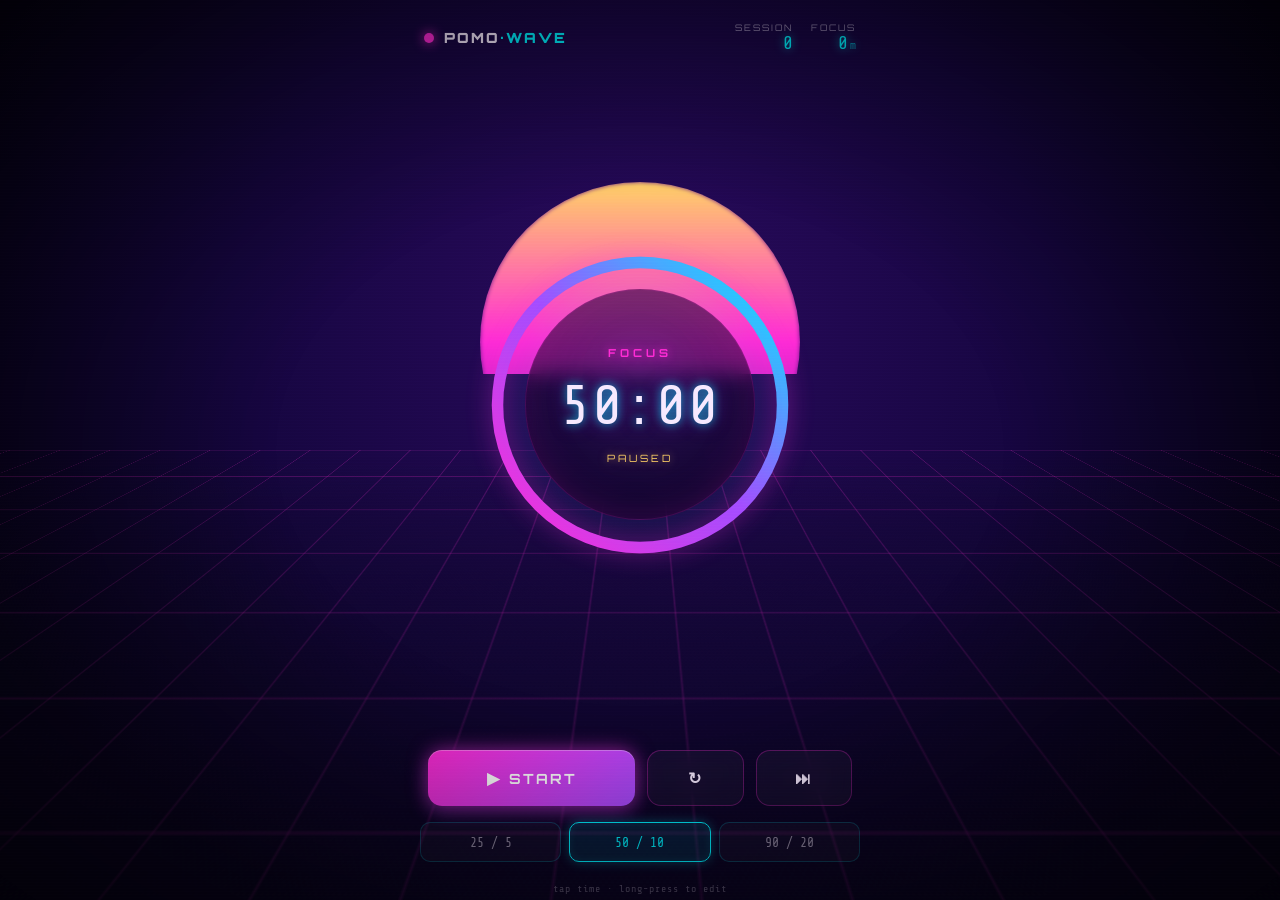
<file: index.html>
<!doctype html>
<html lang="en">
<head>
  <meta charset="UTF-8">
  <meta name="viewport" content="width=device-width, initial-scale=1, viewport-fit=cover">
  <meta name="theme-color" content="#0a0420">
  <title>SYNTHWAVE · POMODORO</title>
  <link rel="preconnect" href="https://fonts.googleapis.com">
  <link rel="preconnect" href="https://fonts.gstatic.com" crossorigin>
  <link href="https://fonts.googleapis.com/css2?family=Orbitron:wght@500;700;900&family=Share+Tech+Mono&display=swap" rel="stylesheet">
  <link rel="stylesheet" href="styles.css">
</head>
<body>
  <div class="sky"></div>
  <div class="grid"></div>
  <div class="sun"></div>
  <div class="scanlines"></div>
  <div class="vignette"></div>

  <main class="app">
    <header class="hud">
      <div class="logo">
        <span class="dot"></span>
        <span class="logo-text">POMO<span class="accent">·WAVE</span></span>
      </div>
      <div class="stats">
        <div class="stat">
          <div class="stat-label">SESSION</div>
          <div class="stat-value" id="sessionCount">0</div>
        </div>
        <div class="stat">
          <div class="stat-label">FOCUS</div>
          <div class="stat-value" id="focusMinutes">0<span class="unit">m</span></div>
        </div>
      </div>
    </header>

    <section class="dial-wrap">
      <div class="dial" id="dial">
        <svg viewBox="0 0 220 220" class="ring">
          <defs>
            <linearGradient id="ringGrad" x1="0%" y1="0%" x2="100%" y2="100%">
              <stop offset="0%" stop-color="#ff2bd6"/>
              <stop offset="50%" stop-color="#a64bff"/>
              <stop offset="100%" stop-color="#00f0ff"/>
            </linearGradient>
            <filter id="glow" x="-50%" y="-50%" width="200%" height="200%">
              <feGaussianBlur stdDeviation="3" result="blur"/>
              <feMerge>
                <feMergeNode in="blur"/>
                <feMergeNode in="SourceGraphic"/>
              </feMerge>
            </filter>
          </defs>
          <circle cx="110" cy="110" r="98" class="ring-track"/>
          <circle cx="110" cy="110" r="98" class="ring-progress" id="ringProgress"/>
        </svg>

        <div class="dial-inner">
          <div class="mode" id="modeLabel">FOCUS</div>
          <button class="time" id="timeDisplay" aria-label="Change duration">
            25:00
          </button>
          <div class="status" id="statusLabel">READY</div>
        </div>
      </div>
    </section>

    <section class="controls">
      <button class="btn btn-primary" id="startBtn">
        <span class="btn-icon">▶</span>
        <span class="btn-label">START</span>
      </button>
      <button class="btn btn-ghost" id="resetBtn" aria-label="Reset">
        <span class="btn-icon">↻</span>
      </button>
      <button class="btn btn-ghost" id="skipBtn" aria-label="Skip phase">
        <span class="btn-icon">⏭</span>
      </button>
    </section>

    <section class="presets">
      <button class="preset" data-min="25">25 / 5</button>
      <button class="preset active" data-min="50">50 / 10</button>
      <button class="preset" data-min="90">90 / 20</button>
    </section>

    <footer class="footer">
      <span class="hint">tap time · long-press to edit</span>
    </footer>
  </main>

  <div class="toast" id="toast"></div>

  <script src="app.js"></script>
</body>
</html>
</file>
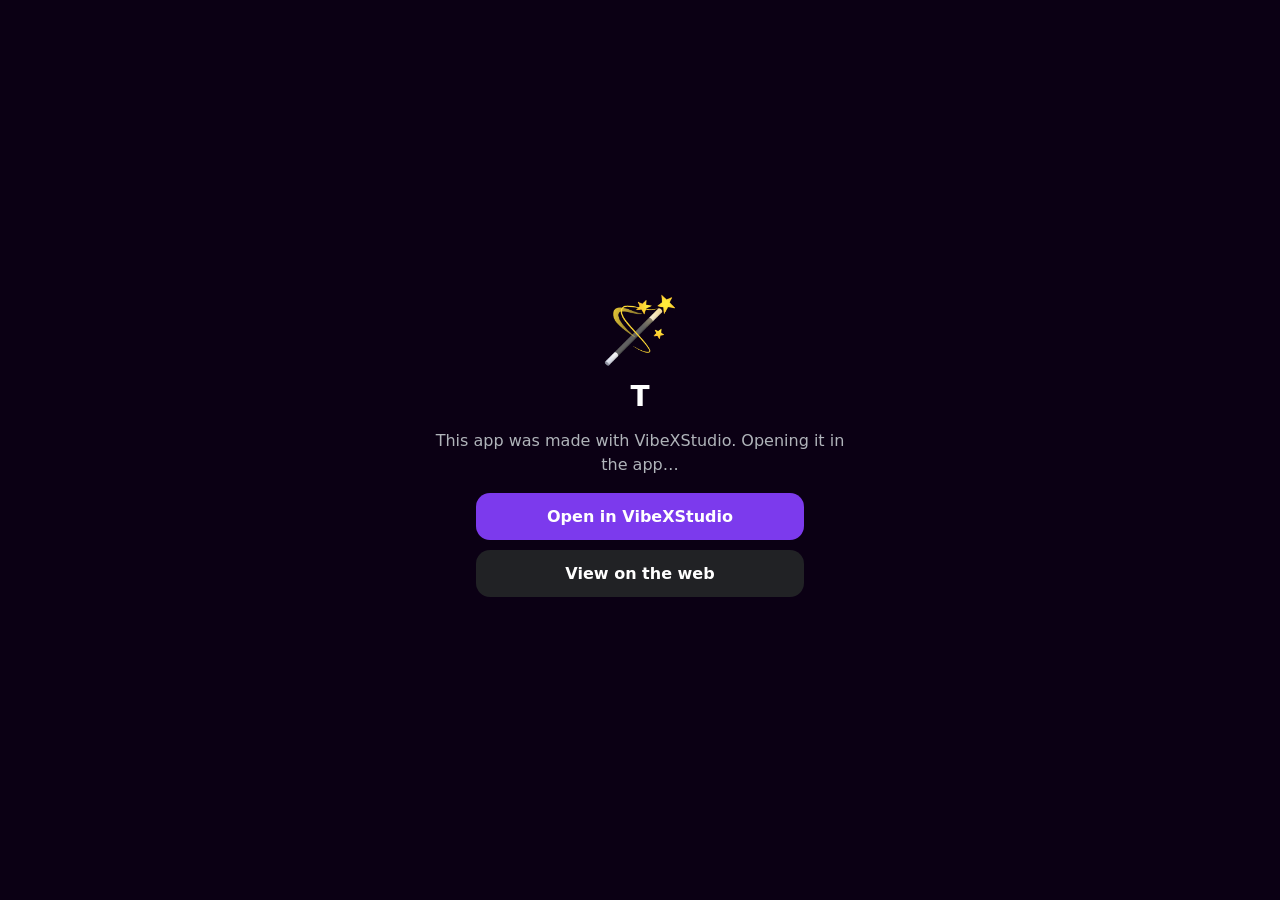
<file: s/index.html>
<!doctype html>
<html lang="en">
<head>
<meta charset="utf-8">
<meta name="viewport" content="width=device-width, initial-scale=1">
<title>T — VibeXStudio</title>
<meta property="og:title" content="T">
<meta property="og:description" content="Open this app in VibeXStudio">
<style>
  body{margin:0;font-family:system-ui,sans-serif;background:#0b0014;color:#fff;display:flex;min-height:100vh;align-items:center;justify-content:center;text-align:center}
  .card{padding:32px;max-width:420px}
  .emoji{font-size:64px}
  h1{font-size:28px;margin:12px 0 4px}
  p{color:#b0b4ba;line-height:1.5}
  a.btn{display:block;margin:10px auto;padding:14px 24px;border-radius:14px;background:#7c3aed;color:#fff;text-decoration:none;font-weight:600;max-width:280px}
  a.alt{background:#212225}
</style>
</head>
<body>
<div class="card">
  <div class="emoji">🪄</div>
  <h1>T</h1>
  <p>This app was made with VibeXStudio. Opening it in the app…</p>
  <a class="btn" id="open" href="vibex://import?repo=kerpopule%2Ft&ref=main">Open in VibeXStudio</a>
  <a class="btn alt" id="store" href="#" style="display:none">Get VibeXStudio</a>
  <a class="btn alt" href="https://kerpopule.github.io/t/">View on the web</a>
</div>
<script>
  var ua = navigator.userAgent || '';
  var storeUrl = /android/i.test(ua) ? "https://play.google.com/store/apps/details?id=studio.vibex.app" : "https://apps.apple.com/app/vibexstudio/id6779501769";
  var storeBtn = document.getElementById('store');
  storeBtn.href = storeUrl;
  function tryOpen() {
    var t = Date.now();
    window.location.href = "vibex://import?repo=kerpopule%2Ft&ref=main";
    setTimeout(function () {
      // If the page is still visible after the timeout, the app likely isn't installed.
      if (!document.hidden && Date.now() - t < 2500) {
        storeBtn.style.display = 'block';
        window.location.href = storeUrl;
      }
    }, 1800);
  }
  if (/android|iphone|ipad|ipod/i.test(ua)) tryOpen();
</script>
</body>
</html>
</file>
<file: styles.css>
:root {
  --bg-1: #0a0420;
  --bg-2: #1a0440;
  --pink: #ff2bd6;
  --purple: #a64bff;
  --cyan: #00f0ff;
  --yellow: #ffd166;
  --ink: #f6e9ff;
  --muted: rgba(246, 233, 255, 0.55);
  --line: rgba(255, 43, 214, 0.25);
  --line-2: rgba(0, 240, 255, 0.25);
}

* { box-sizing: border-box; margin: 0; padding: 0; -webkit-tap-highlight-color: transparent; }

html, body {
  height: 100%;
  width: 100%;
  overflow: hidden;
  overscroll-behavior: none;
}

body {
  font-family: 'Orbitron', system-ui, sans-serif;
  background: var(--bg-1);
  color: var(--ink);
  padding-top: calc(env(safe-area-inset-top, 0px) + 8px);
  padding-bottom: env(safe-area-inset-bottom, 0px);
  position: relative;
  isolation: isolate;
}

/* === Background scene === */
.sky {
  position: fixed; inset: 0;
  background:
    radial-gradient(ellipse at 50% 35%, #2a0a5e 0%, #160640 45%, #07021a 80%);
  z-index: -4;
}

.sun {
  position: fixed;
  left: 50%; top: 38%;
  transform: translate(-50%, -50%);
  width: 320px; height: 320px;
  border-radius: 50%;
  background: linear-gradient(180deg, #ffd166 0%, #ff2bd6 50%, #6a0dad 100%);
  filter: blur(2px);
  z-index: -3;
  box-shadow:
    0 0 80px rgba(255, 43, 214, 0.6),
    0 0 160px rgba(166, 75, 255, 0.4);
  -webkit-mask-image: linear-gradient(180deg, #000 0%, #000 60%, transparent 60%);
          mask-image: linear-gradient(180deg, #000 0%, #000 60%, transparent 60%);
  animation: sunPulse 6s ease-in-out infinite;
}

@keyframes sunPulse {
  0%, 100% { transform: translate(-50%, -50%) scale(1); opacity: 0.95; }
  50%      { transform: translate(-50%, -50%) scale(1.04); opacity: 1; }
}

.grid {
  position: fixed;
  left: -50%; right: -50%; bottom: -10%;
  height: 60vh;
  background-image:
    linear-gradient(var(--line) 1px, transparent 1px),
    linear-gradient(90deg, var(--line) 1px, transparent 1px);
  background-size: 50px 50px;
  transform: perspective(420px) rotateX(62deg);
  transform-origin: center top;
  z-index: -2;
  animation: gridSlide 4s linear infinite;
}

.grid::after {
  content: '';
  position: absolute; inset: 0;
  background: linear-gradient(180deg, transparent 0%, var(--bg-1) 95%);
}

@keyframes gridSlide {
  from { background-position: 0 0, 0 0; }
  to   { background-position: 0 50px, 0 50px; }
}

.scanlines {
  position: fixed; inset: 0;
  background: repeating-linear-gradient(
    180deg,
    rgba(255, 255, 255, 0.03) 0px,
    rgba(255, 255, 255, 0.03) 1px,
    transparent 1px,
    transparent 3px
  );
  z-index: 100;
  pointer-events: none;
  mix-blend-mode: overlay;
  opacity: 0.6;
}

.vignette {
  position: fixed; inset: 0;
  background: radial-gradient(ellipse at center, transparent 40%, rgba(0,0,0,0.7) 100%);
  z-index: 99;
  pointer-events: none;
}

/* === Layout === */
.app {
  height: 100%;
  display: flex;
  flex-direction: column;
  padding: 0 20px;
  max-width: 480px;
  margin: 0 auto;
}

.hud {
  display: flex;
  justify-content: space-between;
  align-items: center;
  padding: 14px 4px 6px;
}

.logo {
  display: flex;
  align-items: center;
  gap: 10px;
  font-family: 'Orbitron', sans-serif;
  font-weight: 900;
  letter-spacing: 2px;
  font-size: 14px;
}

.logo .dot {
  width: 10px; height: 10px;
  border-radius: 50%;
  background: var(--pink);
  box-shadow: 0 0 12px var(--pink);
  animation: blink 1.5s ease-in-out infinite;
}

@keyframes blink {
  0%, 100% { opacity: 1; }
  50% { opacity: 0.4; }
}

.accent { color: var(--cyan); }

.stats { display: flex; gap: 18px; }
.stat { text-align: right; }
.stat-label {
  font-size: 9px;
  letter-spacing: 2px;
  color: var(--muted);
}
.stat-value {
  font-family: 'Share Tech Mono', monospace;
  font-size: 18px;
  color: var(--cyan);
  text-shadow: 0 0 10px rgba(0, 240, 255, 0.6);
}
.unit { font-size: 11px; opacity: 0.6; margin-left: 2px; }

/* === Dial === */
.dial-wrap {
  flex: 1;
  display: flex;
  align-items: center;
  justify-content: center;
  position: relative;
}

.dial {
  position: relative;
  width: min(82vw, 320px);
  aspect-ratio: 1;
}

.ring {
  position: absolute;
  inset: 0;
  width: 100%;
  height: 100%;
  transform: rotate(-90deg);
  filter: drop-shadow(0 0 12px rgba(255, 43, 214, 0.4));
}

.ring-track {
  fill: none;
  stroke: rgba(255, 255, 255, 0.06);
  stroke-width: 6;
}

.ring-progress {
  fill: none;
  stroke: url(#ringGrad);
  stroke-width: 8;
  stroke-linecap: round;
  stroke-dasharray: 615.75;
  stroke-dashoffset: 615.75;
  transition: stroke-dashoffset 0.6s linear;
}

.dial-inner {
  position: absolute;
  inset: 14%;
  border-radius: 50%;
  background:
    radial-gradient(circle at 50% 35%, rgba(166, 75, 255, 0.15) 0%, transparent 70%),
    rgba(10, 4, 32, 0.6);
  border: 1px solid rgba(255, 43, 214, 0.2);
  backdrop-filter: blur(10px);
  -webkit-backdrop-filter: blur(10px);
  display: flex;
  flex-direction: column;
  align-items: center;
  justify-content: center;
  gap: 10px;
  box-shadow:
    inset 0 0 40px rgba(255, 43, 214, 0.15),
    0 0 60px rgba(0, 240, 255, 0.1);
}

.mode {
  font-size: 11px;
  letter-spacing: 4px;
  color: var(--muted);
  font-weight: 700;
}

.mode.is-break {
  color: var(--cyan);
  text-shadow: 0 0 8px rgba(0, 240, 255, 0.6);
}

.mode.is-focus {
  color: var(--pink);
  text-shadow: 0 0 8px rgba(255, 43, 214, 0.6);
}

.time {
  background: none;
  border: none;
  color: var(--ink);
  font-family: 'Share Tech Mono', monospace;
  font-size: clamp(40px, 11vw, 56px);
  font-weight: 400;
  letter-spacing: 2px;
  cursor: pointer;
  text-shadow:
    0 0 10px rgba(0, 240, 255, 0.7),
    0 0 20px rgba(166, 75, 255, 0.4);
  padding: 4px 12px;
  border-radius: 8px;
  transition: background 0.2s;
}
.time:active { background: rgba(255, 255, 255, 0.05); }

.status {
  font-size: 10px;
  letter-spacing: 3px;
  color: var(--yellow);
  text-shadow: 0 0 8px rgba(255, 209, 102, 0.6);
}

.status.is-running { animation: pulse 1.5s ease-in-out infinite; }

@keyframes pulse {
  0%, 100% { opacity: 1; }
  50% { opacity: 0.5; }
}

/* === Controls === */
.controls {
  display: flex;
  gap: 12px;
  padding: 0 8px;
}

.btn {
  flex: 1;
  min-height: 56px;
  border: none;
  border-radius: 14px;
  font-family: 'Orbitron', sans-serif;
  font-weight: 700;
  font-size: 14px;
  letter-spacing: 2px;
  cursor: pointer;
  display: flex;
  align-items: center;
  justify-content: center;
  gap: 8px;
  transition: transform 0.15s, box-shadow 0.2s, background 0.2s;
  -webkit-user-select: none;
  user-select: none;
}

.btn:active { transform: scale(0.96); }

.btn-primary {
  background: linear-gradient(135deg, var(--pink) 0%, var(--purple) 100%);
  color: white;
  box-shadow:
    0 0 20px rgba(255, 43, 214, 0.5),
    0 6px 20px rgba(166, 75, 255, 0.3),
    inset 0 1px 0 rgba(255, 255, 255, 0.3);
  flex: 2.2;
}

.btn-primary.is-running {
  background: linear-gradient(135deg, var(--cyan) 0%, #4d9fff 100%);
  box-shadow:
    0 0 20px rgba(0, 240, 255, 0.6),
    0 6px 20px rgba(77, 159, 255, 0.3),
    inset 0 1px 0 rgba(255, 255, 255, 0.3);
}

.btn-ghost {
  background: rgba(255, 255, 255, 0.04);
  color: var(--ink);
  border: 1px solid rgba(255, 43, 214, 0.3);
  backdrop-filter: blur(10px);
  -webkit-backdrop-filter: blur(10px);
  flex: 1;
}

.btn-ghost:active {
  background: rgba(255, 43, 214, 0.15);
  box-shadow: 0 0 20px rgba(255, 43, 214, 0.3);
}

.btn-icon { font-size: 16px; }

/* === Presets === */
.presets {
  display: flex;
  gap: 8px;
  margin-top: 16px;
}

.preset {
  flex: 1;
  min-height: 40px;
  background: rgba(255, 255, 255, 0.03);
  border: 1px solid rgba(0, 240, 255, 0.2);
  color: var(--muted);
  border-radius: 10px;
  font-family: 'Share Tech Mono', monospace;
  font-size: 13px;
  cursor: pointer;
  transition: all 0.2s;
}

.preset.active {
  background: rgba(0, 240, 255, 0.1);
  color: var(--cyan);
  border-color: var(--cyan);
  box-shadow: 0 0 12px rgba(0, 240, 255, 0.3), inset 0 0 8px rgba(0, 240, 255, 0.1);
}

.preset:active { transform: scale(0.96); }

/* === Footer === */
.footer {
  text-align: center;
  padding: 14px 0 4px;
}

.hint {
  font-family: 'Share Tech Mono', monospace;
  font-size: 10px;
  letter-spacing: 1px;
  color: var(--muted);
  opacity: 0.6;
}

/* === Toast === */
.toast {
  position: fixed;
  left: 50%;
  bottom: calc(env(safe-area-inset-bottom, 0px) + 100px);
  transform: translateX(-50%) translateY(20px);
  background: rgba(10, 4, 32, 0.9);
  border: 1px solid var(--pink);
  color: var(--ink);
  padding: 12px 22px;
  border-radius: 12px;
  font-family: 'Orbitron', sans-serif;
  font-size: 12px;
  letter-spacing: 2px;
  font-weight: 700;
  box-shadow: 0 0 30px rgba(255, 43, 214, 0.6);
  opacity: 0;
  pointer-events: none;
  transition: opacity 0.3s, transform 0.3s;
  z-index: 200;
  text-shadow: 0 0 8px rgba(255, 43, 214, 0.8);
}

.toast.show {
  opacity: 1;
  transform: translateX(-50%) translateY(0);
}

.toast.is-break {
  border-color: var(--cyan);
  box-shadow: 0 0 30px rgba(0, 240, 255, 0.6);
  text-shadow: 0 0 8px rgba(0, 240, 255, 0.8);
}

/* small screens */
@media (max-height: 700px) {
  .dial { width: min(70vw, 280px); }
  .footer { padding: 8px 0 0; }
  .presets { margin-top: 10px; }
}
</file>
